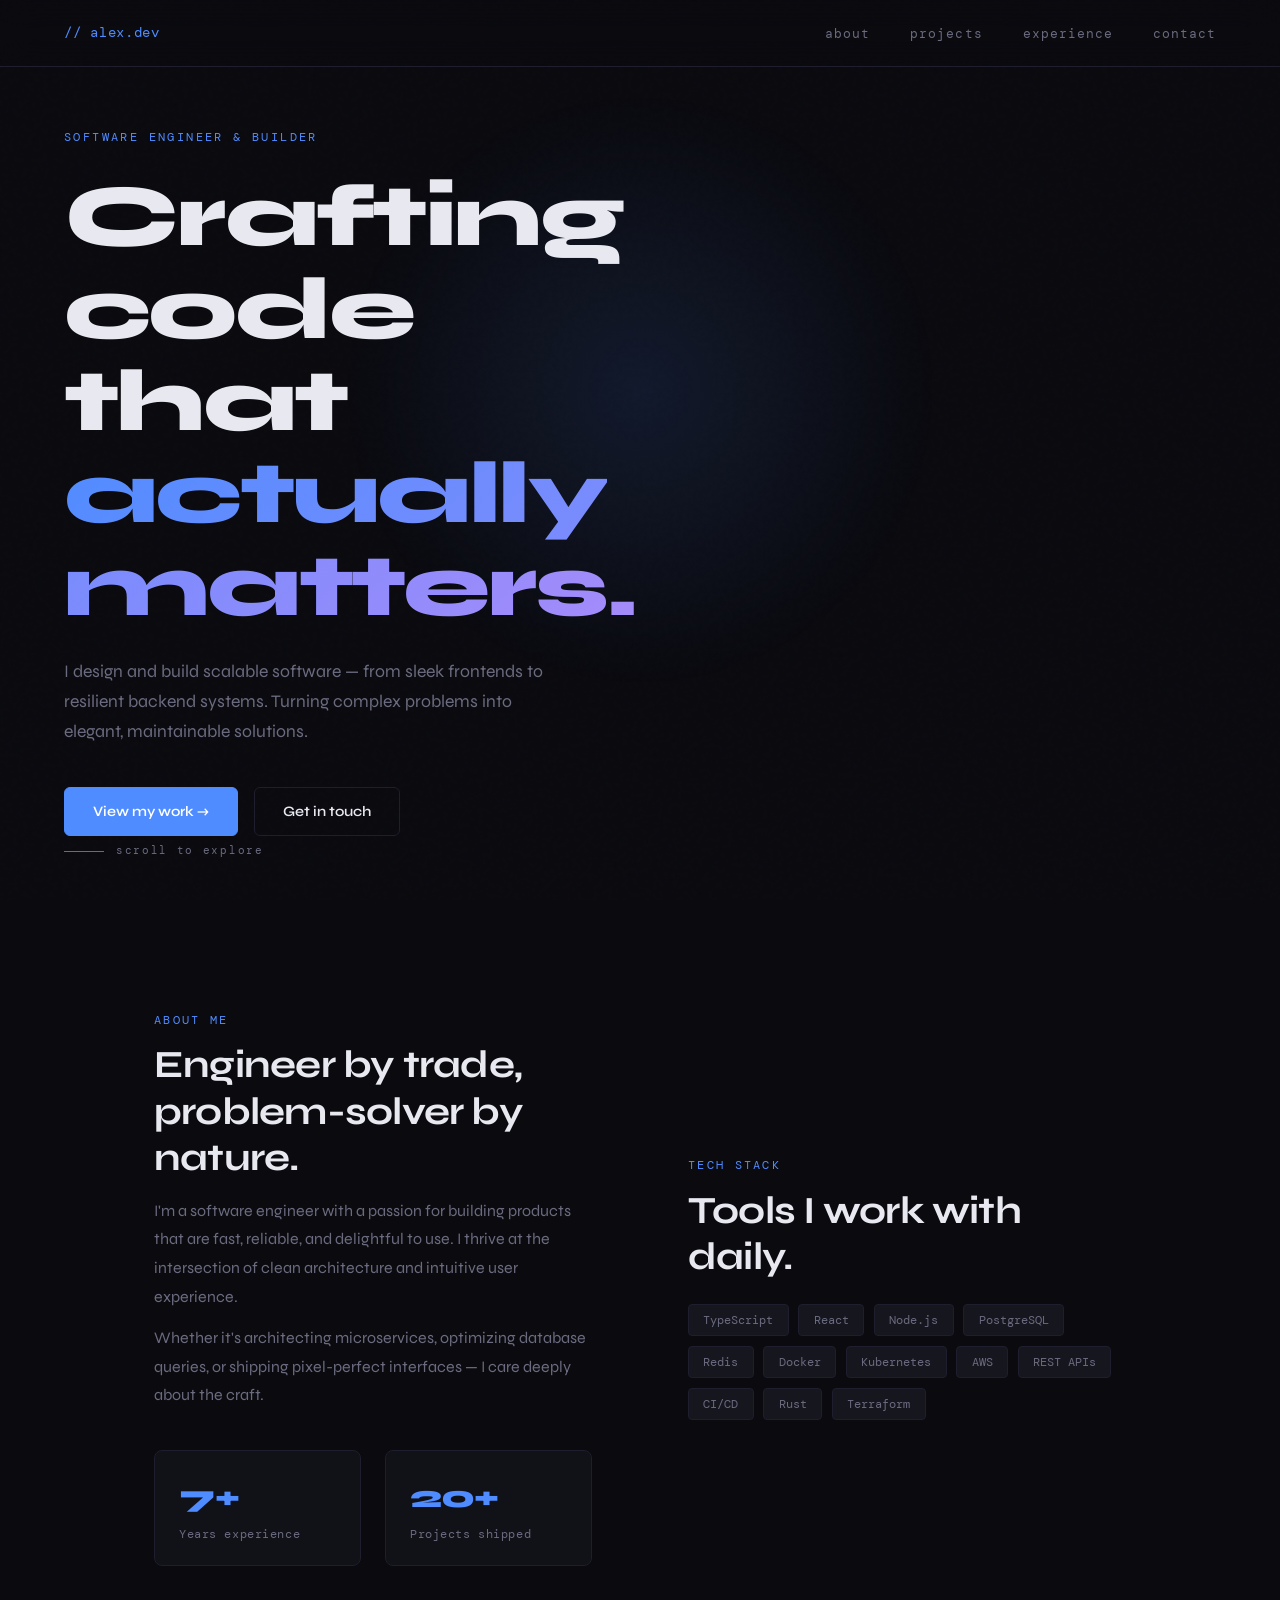
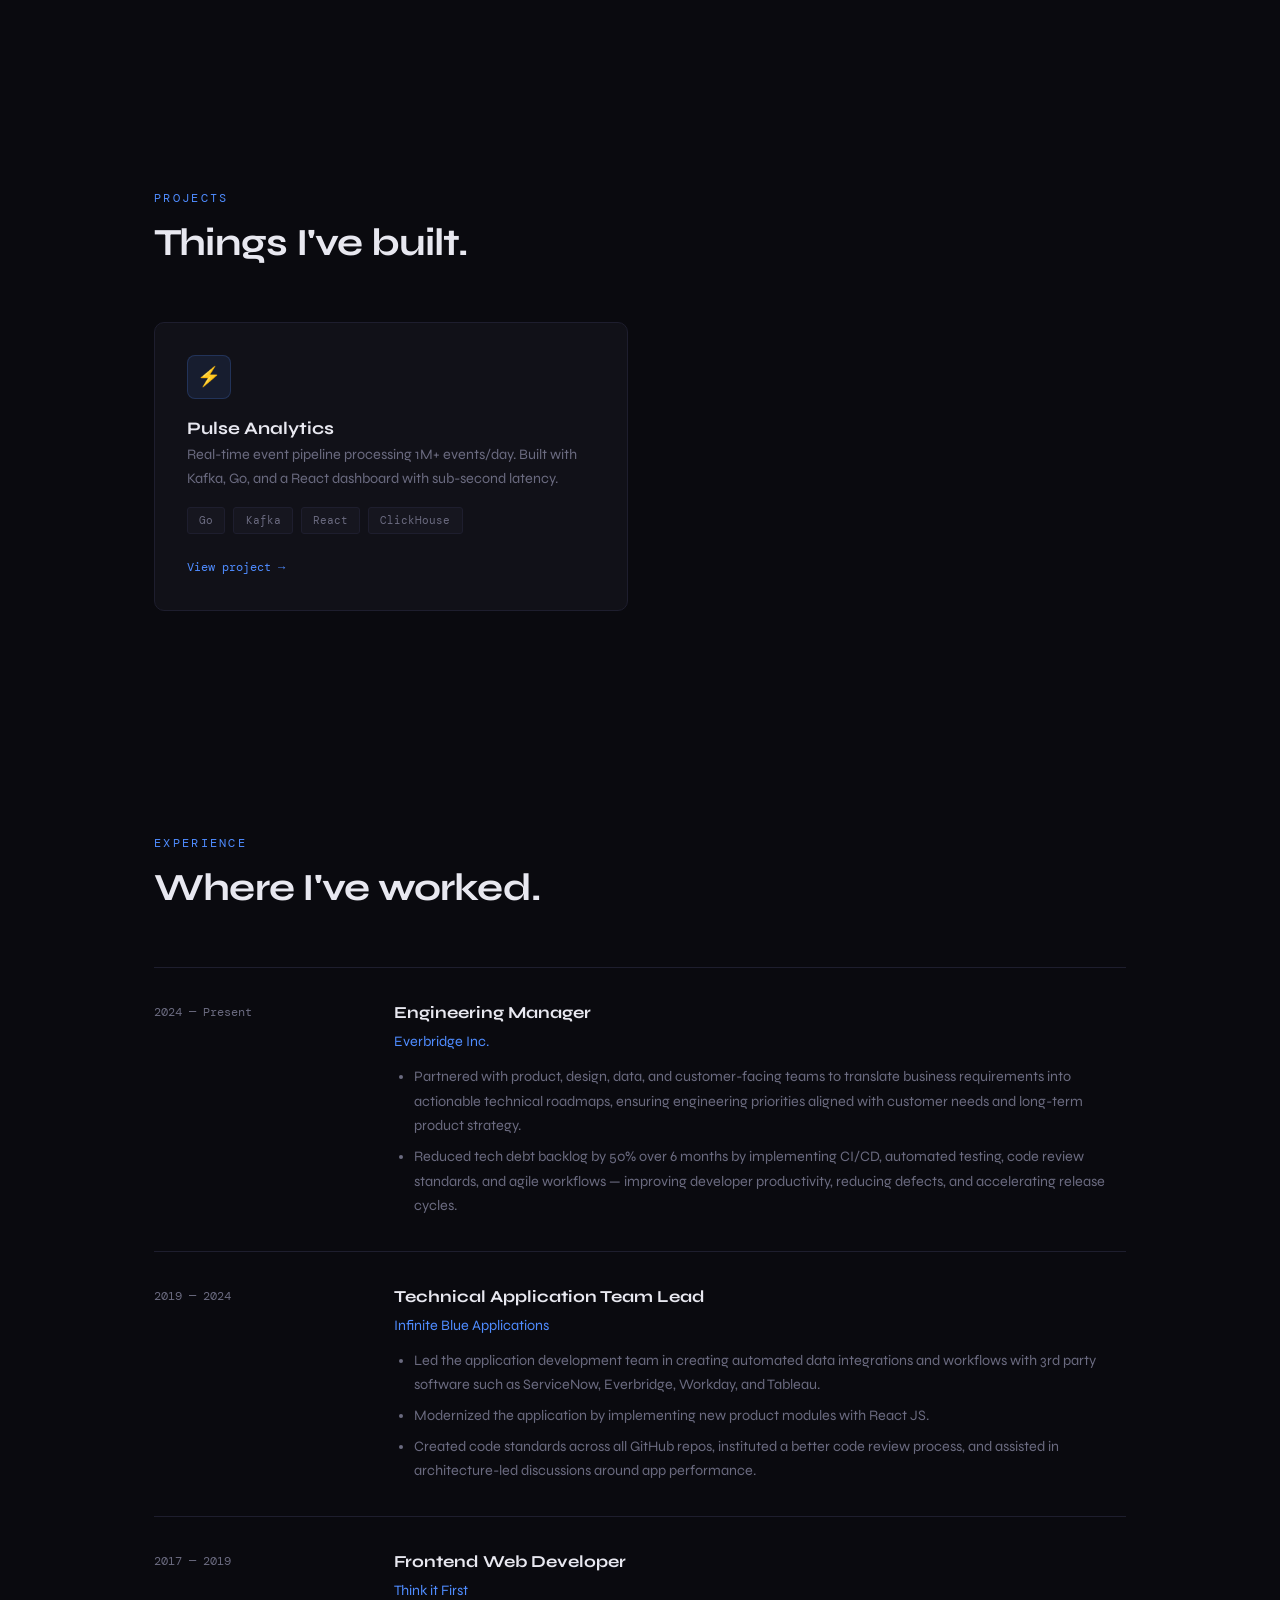
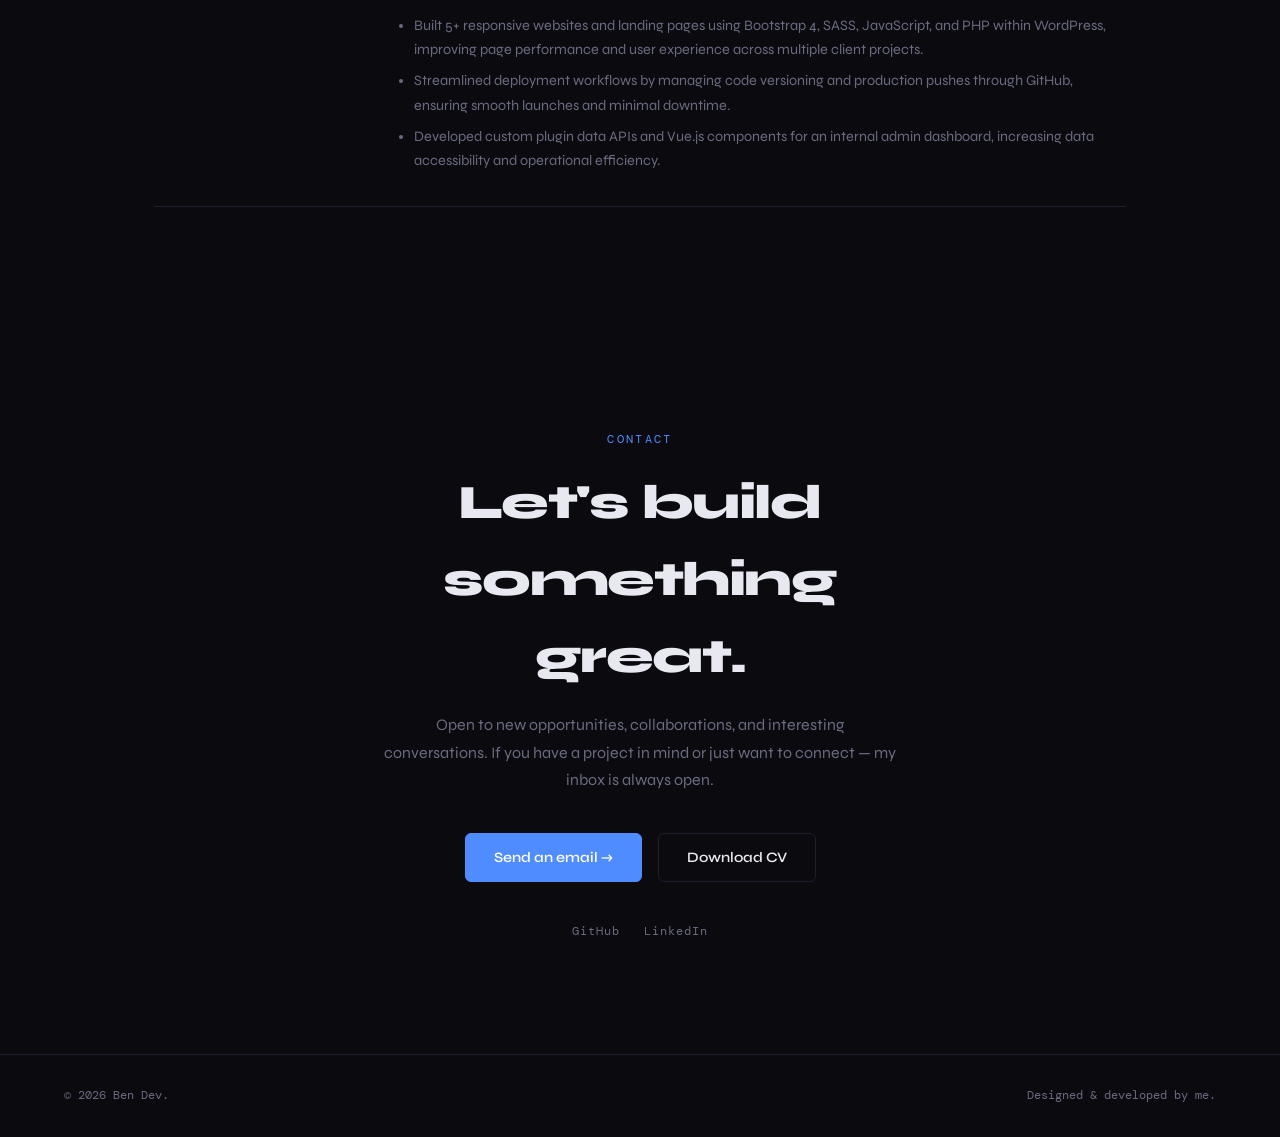
<file: index.html>
<!DOCTYPE html>
<html lang="en">
<head>
  <meta charset="UTF-8" />
  <meta name="viewport" content="width=device-width, initial-scale=1.0"/>
  <title>Portfolio — Software Engineer</title>
  <link href="https://fonts.googleapis.com/css2?family=DM+Mono:wght@300;400;500&family=Syne:wght@400;600;700;800&display=swap" rel="stylesheet"/>
  <link rel="stylesheet" href="style.css" />
</head>
<body>

  <!-- NAV -->
  <nav>
    <div class="nav-logo">// alex.dev</div>
    <ul class="nav-links">
      <li><a href="#about">about</a></li>
      <li><a href="#projects">projects</a></li>
      <li><a href="#experience">experience</a></li>
      <li><a href="#contact">contact</a></li>
    </ul>
  </nav>

  <!-- HERO -->
  <section id="hero">
    <div class="hero-glow"></div>
    <div class="hero-content">
      <p class="hero-label">Software Engineer &amp; Builder</p>
      <h1>Crafting code<br>that <span>actually matters.</span></h1>
      <p class="hero-sub">I design and build scalable software — from sleek frontends to resilient backend systems. Turning complex problems into elegant, maintainable solutions.</p>
      <div class="hero-cta">
        <a href="#projects" class="btn btn-primary">View my work →</a>
        <a href="#contact" class="btn btn-ghost">Get in touch</a>
      </div>
    </div>
    <div class="hero-scroll">scroll to explore</div>
  </section>

  <!-- ABOUT -->
  <section id="about">
    <div class="reveal">
      <p class="section-label">About me</p>
      <h2>Engineer by trade,<br>problem-solver by nature.</h2>
      <p class="about-text">I'm a software engineer with a passion for building products that are fast, reliable, and delightful to use. I thrive at the intersection of clean architecture and intuitive user experience.</p>
      <p class="about-text" style="margin-top:.75rem;">Whether it's architecting microservices, optimizing database queries, or shipping pixel-perfect interfaces — I care deeply about the craft.</p>
      <div class="stats">
        <div class="stat"><div class="stat-num">7+</div><div class="stat-label">Years experience</div></div>
        <div class="stat"><div class="stat-num">20+</div><div class="stat-label">Projects shipped</div></div>
      </div>
    </div>
    <div class="reveal" style="transition-delay:.15s">
      <p class="section-label">Tech stack</p>
      <h2>Tools I work with daily.</h2>
      <div class="skills-list">
        <span class="skill-tag">TypeScript</span>
        <span class="skill-tag">React</span>
        <span class="skill-tag">Node.js</span>
        <span class="skill-tag">PostgreSQL</span>
        <span class="skill-tag">Redis</span>
        <span class="skill-tag">Docker</span>
        <span class="skill-tag">Kubernetes</span>
        <span class="skill-tag">AWS</span>
        <span class="skill-tag">REST APIs</span>
        <span class="skill-tag">CI/CD</span>
        <span class="skill-tag">Rust</span>
        <span class="skill-tag">Terraform</span>
      </div>
    </div>
  </section>

  <!-- PROJECTS -->
  <section id="projects">
    <div class="section-header reveal">
      <p class="section-label">Projects</p>
      <h2>Things I've built.</h2>
    </div>
    <div class="projects-grid">

      <div class="project-card reveal">
        <div class="project-icon">⚡</div>
        <div>
          <div class="project-title">Pulse Analytics</div>
          <div class="project-desc">Real-time event pipeline processing 1M+ events/day. Built with Kafka, Go, and a React dashboard with sub-second latency.</div>
        </div>
        <div class="project-tags">
          <span class="project-tag">Go</span>
          <span class="project-tag">Kafka</span>
          <span class="project-tag">React</span>
          <span class="project-tag">ClickHouse</span>
        </div>
        <a href="#" class="project-link">View project →</a>
      </div>
    </div>
  </section>

  <!-- EXPERIENCE -->
  <section id="experience">
    <div class="section-header reveal">
      <p class="section-label">Experience</p>
      <h2>Where I've worked.</h2>
    </div>
    <div class="timeline">

      <div class="timeline-item reveal">
        <div class="timeline-date">2024 — Present</div>
        <div>
          <div class="timeline-role">Engineering Manager</div>
          <div class="timeline-company">Everbridge Inc.</div>
          <ul class="timeline-desc">
            <li>Partnered with product, design, data, and customer-facing teams to translate business requirements into actionable technical roadmaps, ensuring engineering priorities aligned with customer needs and long-term product strategy.</li>
            <li>Reduced tech debt backlog by 50% over 6 months by implementing CI/CD, automated testing, code review standards, and agile workflows — improving developer productivity, reducing defects, and accelerating release cycles.</li>
          </ul>
        </div>
      </div>

      <div class="timeline-item reveal">
        <div class="timeline-date">2019 — 2024</div>
        <div>
          <div class="timeline-role">Technical Application Team Lead</div>
          <div class="timeline-company">Infinite Blue Applications</div>
          <ul class="timeline-desc">
            <li>Led the application development team in creating automated data integrations and workflows with 3rd party software such as ServiceNow, Everbridge, Workday, and Tableau.</li>
            <li>Modernized the application by implementing new product modules with React JS.</li>
            <li>Created code standards across all GitHub repos, instituted a better code review process, and assisted in architecture-led discussions around app performance.</li>
          </ul>
        </div>
      </div>

      <div class="timeline-item reveal">
        <div class="timeline-date">2017 — 2019</div>
        <div>
          <div class="timeline-role">Frontend Web Developer</div>
          <div class="timeline-company">Think it First</div>
          <ul class="timeline-desc">
            <li>Built 5+ responsive websites and landing pages using Bootstrap 4, SASS, JavaScript, and PHP within WordPress, improving page performance and user experience across multiple client projects.</li>
            <li>Streamlined deployment workflows by managing code versioning and production pushes through GitHub, ensuring smooth launches and minimal downtime.</li>
            <li>Developed custom plugin data APIs and Vue.js components for an internal admin dashboard, increasing data accessibility and operational efficiency.</li>
          </ul>
        </div>
      </div>

    </div>
  </section>

  <!-- CONTACT -->
  <section id="contact">
    <div class="reveal">
      <p class="section-label">Contact</p>
      <div class="contact-headline">Let's build something great.</div>
      <p class="contact-sub">Open to new opportunities, collaborations, and interesting conversations. If you have a project in mind or just want to connect — my inbox is always open.</p>
      <div class="contact-actions">
        <a href="mailto:benjamin_hayward@outlook.com" class="btn btn-primary">Send an email →</a>
        <a href="#" class="btn btn-ghost">Download CV</a>
      </div>
      <div class="social-links">
        <a href="https://github.com/Bhayward22" class="social-link">GitHub</a>
        <a href="https://www.linkedin.com/in/benjaminhayward" class="social-link">LinkedIn</a>
      </div>
    </div>
  </section>

  <!-- FOOTER -->
  <footer>
    <div class="footer-copy">© 2026 Ben Dev.</div>
    <div class="footer-copy">Designed &amp; developed by me.</div>
  </footer>

  <script>
    // Scroll reveal
    const observer = new IntersectionObserver((entries) => {
      entries.forEach(e => { if (e.isIntersecting) e.target.classList.add('visible'); });
    }, { threshold: 0.1 });
    document.querySelectorAll('.reveal').forEach(el => observer.observe(el));
  </script>

</body>
</html>
</file>
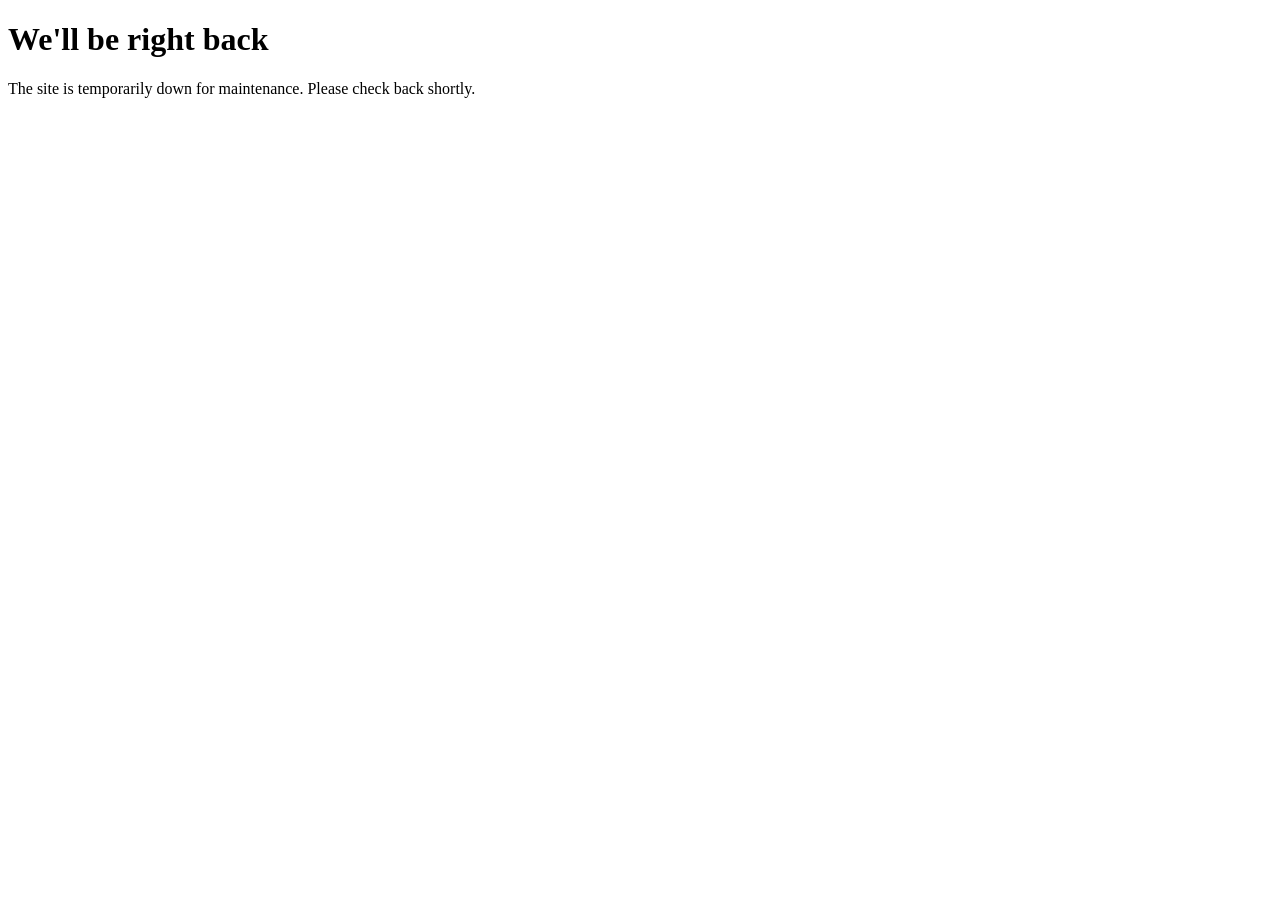
<file: maintenance.html>
<!DOCTYPE html>
<html lang="en">
<head>
  <meta charset="UTF-8" />
  <meta name="viewport" content="width=device-width, initial-scale=1.0"/>
  <title>Down for Maintenance</title>
</head>
<body>
  <h1>We'll be right back</h1>
  <p>The site is temporarily down for maintenance. Please check back shortly.</p>
</body>
</html>
</file>
<file: style.css>
*, *::before, *::after { box-sizing: border-box; margin: 0; padding: 0; }

:root {
    --bg:        #0a0a0f;
    --surface:   #111118;
    --border:    #1e1e2e;
    --accent:    #4f8cff;
    --accent2:   #a78bfa;
    --text:      #e8e8f0;
    --muted:     #6b6b80;
    --tag-bg:    #16161f;
}

html { scroll-behavior: smooth; }

body {
    background: var(--bg);
    color: var(--text);
    font-family: 'Syne', sans-serif;
    line-height: 1.6;
    overflow-x: hidden;
}

/* ── NOISE OVERLAY ── */
body::before {
    content: '';
    position: fixed; inset: 0;
    background-image: url("data:image/svg+xml,%3Csvg viewBox='0 0 200 200' xmlns='http://www.w3.org/2000/svg'%3E%3Cfilter id='n'%3E%3CfeTurbulence type='fractalNoise' baseFrequency='0.9' numOctaves='4' stitchTiles='stitch'/%3E%3C/filter%3E%3Crect width='100%25' height='100%25' filter='url(%23n)' opacity='0.03'/%3E%3C/svg%3E");
    pointer-events: none; z-index: 0; opacity: .4;
}

/* ── NAV ── */
nav {
    position: fixed; top: 0; left: 0; right: 0; z-index: 100;
    display: flex; align-items: center; justify-content: space-between;
    padding: 1.25rem 4rem;
    background: rgba(10,10,15,.8);
    backdrop-filter: blur(16px);
    border-bottom: 1px solid var(--border);
}

.nav-logo {
    font-family: 'DM Mono', monospace;
    font-size: .9rem; color: var(--accent);
    letter-spacing: .05em;
}

.nav-links { display: flex; gap: 2.5rem; list-style: none; }
.nav-links a {
    font-family: 'DM Mono', monospace;
    font-size: .8rem; color: var(--muted);
    text-decoration: none; letter-spacing: .08em;
    transition: color .2s;
}
.nav-links a:hover { color: var(--text); }

/* ── SECTIONS ── */
section { position: relative; z-index: 1; }

/* ── HERO ── */
#hero {
    min-height: 100vh;
    display: flex; align-items: center;
    padding: 8rem 4rem 4rem;
    overflow: hidden;
}

.hero-glow {
    position: absolute;
    width: 600px; height: 600px;
    border-radius: 50%;
    background: radial-gradient(circle, rgba(79,140,255,.12) 0%, transparent 70%);
    top: 50%; left: 50%; transform: translate(-50%, -60%);
    pointer-events: none;
}

.hero-content { max-width: 720px; }

.hero-label {
    font-family: 'DM Mono', monospace;
    font-size: .75rem; color: var(--accent);
    letter-spacing: .2em; text-transform: uppercase;
    margin-bottom: 1.5rem;
    opacity: 0; animation: fadeUp .6s .1s forwards;
}

h1 {
    font-size: clamp(3rem, 7vw, 5.5rem);
    font-weight: 800; line-height: 1.05;
    letter-spacing: -.03em;
    opacity: 0; animation: fadeUp .6s .25s forwards;
}

h1 span {
    background: linear-gradient(135deg, var(--accent), var(--accent2));
    -webkit-background-clip: text; -webkit-text-fill-color: transparent;
}

.hero-sub {
    margin-top: 1.5rem;
    font-size: 1.1rem; color: var(--muted);
    max-width: 480px; line-height: 1.7;
    opacity: 0; animation: fadeUp .6s .4s forwards;
}

.hero-cta {
    margin-top: 2.5rem; display: flex; gap: 1rem; flex-wrap: wrap;
    opacity: 0; animation: fadeUp .6s .55s forwards;
}

.btn {
    display: inline-flex; align-items: center; gap: .5rem;
    padding: .75rem 1.75rem;
    border-radius: 6px; font-size: .9rem; font-weight: 600;
    cursor: pointer; text-decoration: none;
    transition: all .2s;
}
.btn-primary {
    background: var(--accent); color: #fff;
    border: 1px solid var(--accent);
}
.btn-primary:hover { background: #3a7aef; transform: translateY(-1px); box-shadow: 0 8px 24px rgba(79,140,255,.3); }

.btn-ghost {
    background: transparent; color: var(--text);
    border: 1px solid var(--border);
}
.btn-ghost:hover { border-color: var(--muted); transform: translateY(-1px); }

.hero-scroll {
    position: absolute; bottom: 2.5rem; left: 4rem;
    font-family: 'DM Mono', monospace;
    font-size: .7rem; color: var(--muted); letter-spacing: .15em;
    display: flex; align-items: center; gap: .75rem;
    opacity: 0; animation: fadeUp .6s .8s forwards;
}
.hero-scroll::before {
    content: ''; display: block;
    width: 40px; height: 1px; background: var(--muted);
}

/* ── ABOUT ── */
#about {
    padding: 7rem 4rem;
    display: grid; grid-template-columns: 1fr 1fr; gap: 6rem;
    align-items: center; max-width: 1100px; margin: 0 auto;
}

.section-label {
    font-family: 'DM Mono', monospace;
    font-size: .72rem; color: var(--accent);
    letter-spacing: .2em; text-transform: uppercase;
    margin-bottom: .75rem;
}

h2 { font-size: clamp(1.8rem, 3vw, 2.5rem); font-weight: 700; line-height: 1.2; letter-spacing: -.02em; }

.about-text { color: var(--muted); line-height: 1.8; margin-top: 1rem; }

.stats {
    display: grid; grid-template-columns: 1fr 1fr; gap: 1.5rem;
    margin-top: 2.5rem;
}
.stat {
    padding: 1.25rem 1.5rem;
    background: var(--surface);
    border: 1px solid var(--border);
    border-radius: 8px;
}
.stat-num { font-size: 2rem; font-weight: 800; color: var(--accent); letter-spacing: -.03em; }
.stat-label { font-family: 'DM Mono', monospace; font-size: .72rem; color: var(--muted); margin-top: .25rem; letter-spacing: .05em; }

.skills-list {
    display: flex; flex-wrap: wrap; gap: .6rem; margin-top: 1.5rem;
}
.skill-tag {
    font-family: 'DM Mono', monospace;
    font-size: .75rem; padding: .35rem .9rem;
    background: var(--tag-bg); color: var(--muted);
    border: 1px solid var(--border); border-radius: 4px;
    transition: all .2s;
}
.skill-tag:hover { border-color: var(--accent); color: var(--accent); }

/* ── PROJECTS ── */
#projects {
    padding: 7rem 4rem;
    max-width: 1100px; margin: 0 auto;
}

.section-header { margin-bottom: 3.5rem; }

.projects-grid {
    display: grid; grid-template-columns: repeat(auto-fill, minmax(320px, 1fr));
    gap: 1.5rem;
}

.project-card {
    background: var(--surface);
    border: 1px solid var(--border);
    border-radius: 10px; padding: 2rem;
    cursor: pointer;
    transition: transform .25s, border-color .25s, box-shadow .25s;
    display: flex; flex-direction: column; gap: 1rem;
}
.project-card:hover {
    transform: translateY(-4px);
    border-color: rgba(79,140,255,.4);
    box-shadow: 0 12px 40px rgba(0,0,0,.4);
}

.project-icon {
    width: 44px; height: 44px;
    background: rgba(79,140,255,.1);
    border: 1px solid rgba(79,140,255,.2);
    border-radius: 8px;
    display: flex; align-items: center; justify-content: center;
    font-size: 1.2rem;
}

.project-title { font-size: 1.1rem; font-weight: 700; }
.project-desc { font-size: .9rem; color: var(--muted); line-height: 1.65; }
.project-tags { display: flex; flex-wrap: wrap; gap: .5rem; margin-top: auto; }
.project-tag {
    font-family: 'DM Mono', monospace;
    font-size: .68rem; padding: .25rem .7rem;
    background: var(--tag-bg); color: var(--muted);
    border-radius: 3px; border: 1px solid var(--border);
}

.project-link {
    font-family: 'DM Mono', monospace;
    font-size: .75rem; color: var(--accent);
    text-decoration: none; display: inline-flex; align-items: center; gap: .35rem;
    margin-top: .5rem;
    transition: gap .2s;
}
.project-link:hover { gap: .6rem; }

/* ── EXPERIENCE ── */
#experience {
    padding: 7rem 4rem;
    max-width: 1100px; margin: 0 auto;
}

.timeline { display: flex; flex-direction: column; gap: 0; margin-top: 3rem; }

.timeline-item {
    display: grid; grid-template-columns: 200px 1fr;
    gap: 2.5rem; padding: 2rem 0;
    border-top: 1px solid var(--border);
    transition: background .2s;
}
.timeline-item:last-child { border-bottom: 1px solid var(--border); }

.timeline-date {
    font-family: 'DM Mono', monospace;
    font-size: .78rem; color: var(--muted); padding-top: .2rem;
}

.timeline-role { font-size: 1.05rem; font-weight: 700; }
.timeline-company { color: var(--accent); font-size: .9rem; margin-top: .2rem; }
.timeline-desc { color: var(--muted); font-size: .9rem; line-height: 1.7; margin-top: .75rem; }
.timeline-desc li { margin-left: 1.25rem; margin-top: .4rem; }

/* ── CONTACT ── */
#contact {
    padding: 7rem 4rem;
    max-width: 640px; margin: 0 auto; text-align: center;
}

.contact-headline { font-size: clamp(2rem, 4vw, 3rem); font-weight: 800; letter-spacing: -.03em; margin-top: 1rem; }
.contact-sub { color: var(--muted); margin-top: 1rem; line-height: 1.7; }

.contact-actions { display: flex; justify-content: center; gap: 1rem; margin-top: 2.5rem; flex-wrap: wrap; }

.social-links { display: flex; justify-content: center; gap: 1.5rem; margin-top: 2.5rem; }
.social-link {
    font-family: 'DM Mono', monospace;
    font-size: .78rem; color: var(--muted);
    text-decoration: none; letter-spacing: .08em;
    transition: color .2s;
}
.social-link:hover { color: var(--text); }

/* ── FOOTER ── */
footer {
    border-top: 1px solid var(--border);
    padding: 2rem 4rem;
    display: flex; align-items: center; justify-content: space-between;
    position: relative; z-index: 1;
}
.footer-copy {
    font-family: 'DM Mono', monospace;
    font-size: .72rem; color: var(--muted);
}

/* ── ANIMATIONS ── */
@keyframes fadeUp {
    from { opacity: 0; transform: translateY(20px); }
    to   { opacity: 1; transform: translateY(0); }
}

.reveal {
    opacity: 0; transform: translateY(24px);
    transition: opacity .6s ease, transform .6s ease;
}
.reveal.visible { opacity: 1; transform: translateY(0); }

/* ── RESPONSIVE ── */
@media (max-width: 768px) {
    nav { padding: 1rem 1.5rem; }
    .nav-links { display: none; }
    #hero, #projects, #experience, #contact { padding: 6rem 1.5rem 3rem; }
    #about { grid-template-columns: 1fr; gap: 3rem; padding: 4rem 1.5rem; }
    .timeline-item { grid-template-columns: 1fr; gap: .5rem; }
    footer { flex-direction: column; gap: .75rem; padding: 1.5rem; text-align: center; }
    .hero-scroll { display: none; }
}
</file>
